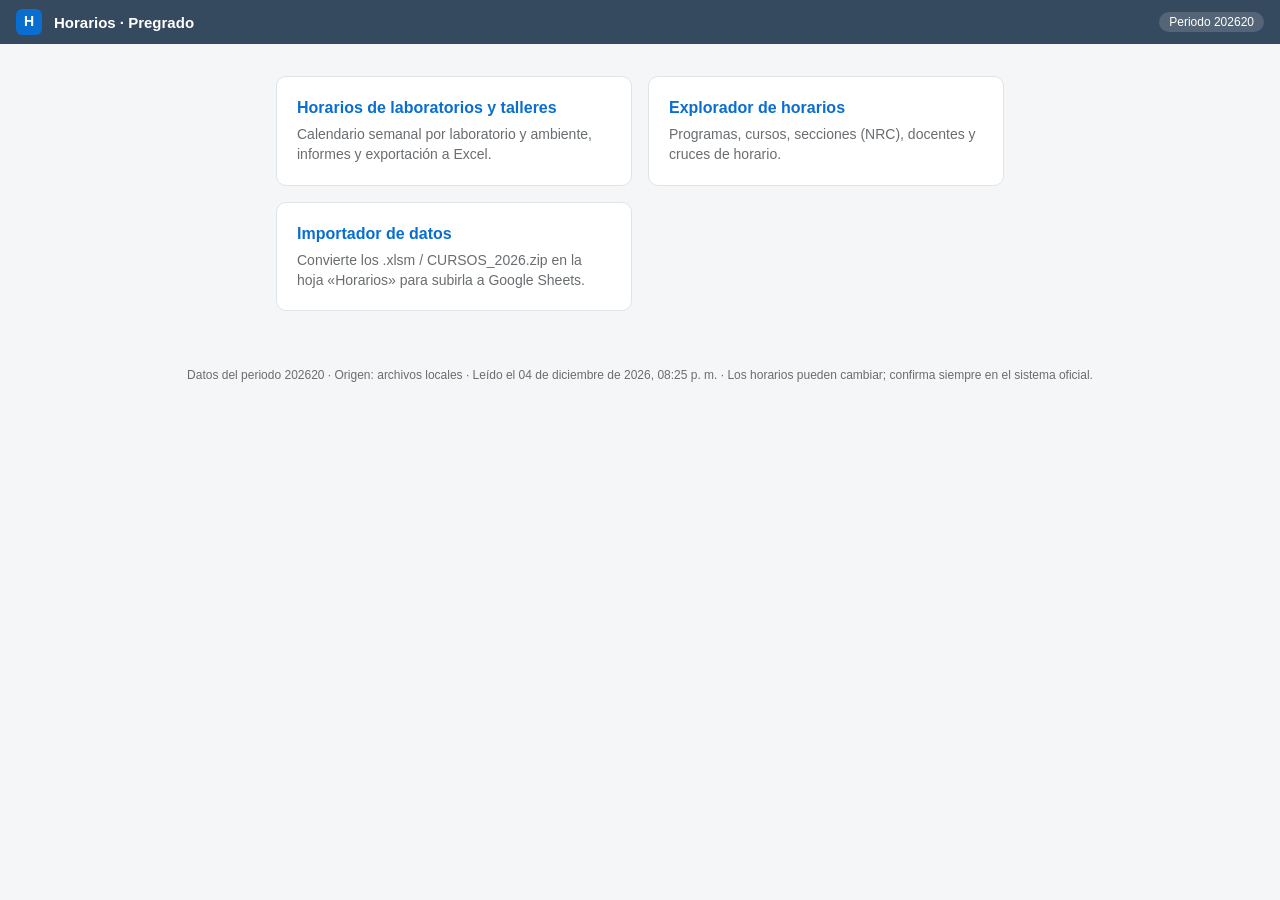
<file: index.html>
<!DOCTYPE html>
<html lang="es"><head><meta charset="utf-8">
<meta name="viewport" content="width=device-width, initial-scale=1, viewport-fit=cover">
<title>Horarios · Pregrado</title>
<link rel="stylesheet" href="assets/css/portal.css">
</head><body>
<header><div class="logo">H</div><h1>Horarios · Pregrado</h1><span class="pill" data-periodo>Periodo …</span></header>
<main>
  <a class="card" href="laboratorios.html"><b>Horarios de laboratorios y talleres</b><span>Calendario semanal por laboratorio y ambiente, informes y exportación a Excel.</span></a>
  <a class="card" href="explorador.html"><b>Explorador de horarios</b><span>Programas, cursos, secciones (NRC), docentes y cruces de horario.</span></a>
  <a class="card" href="importador.html"><b>Importador de datos</b><span>Convierte los .xlsm / CURSOS_2026.zip en la hoja «Horarios» para subirla a Google Sheets.</span></a>
</main>
<footer id="pie"></footer>
<script src="assets/js/datos.js" data-app="portal"></script>
</body></html>
</file>
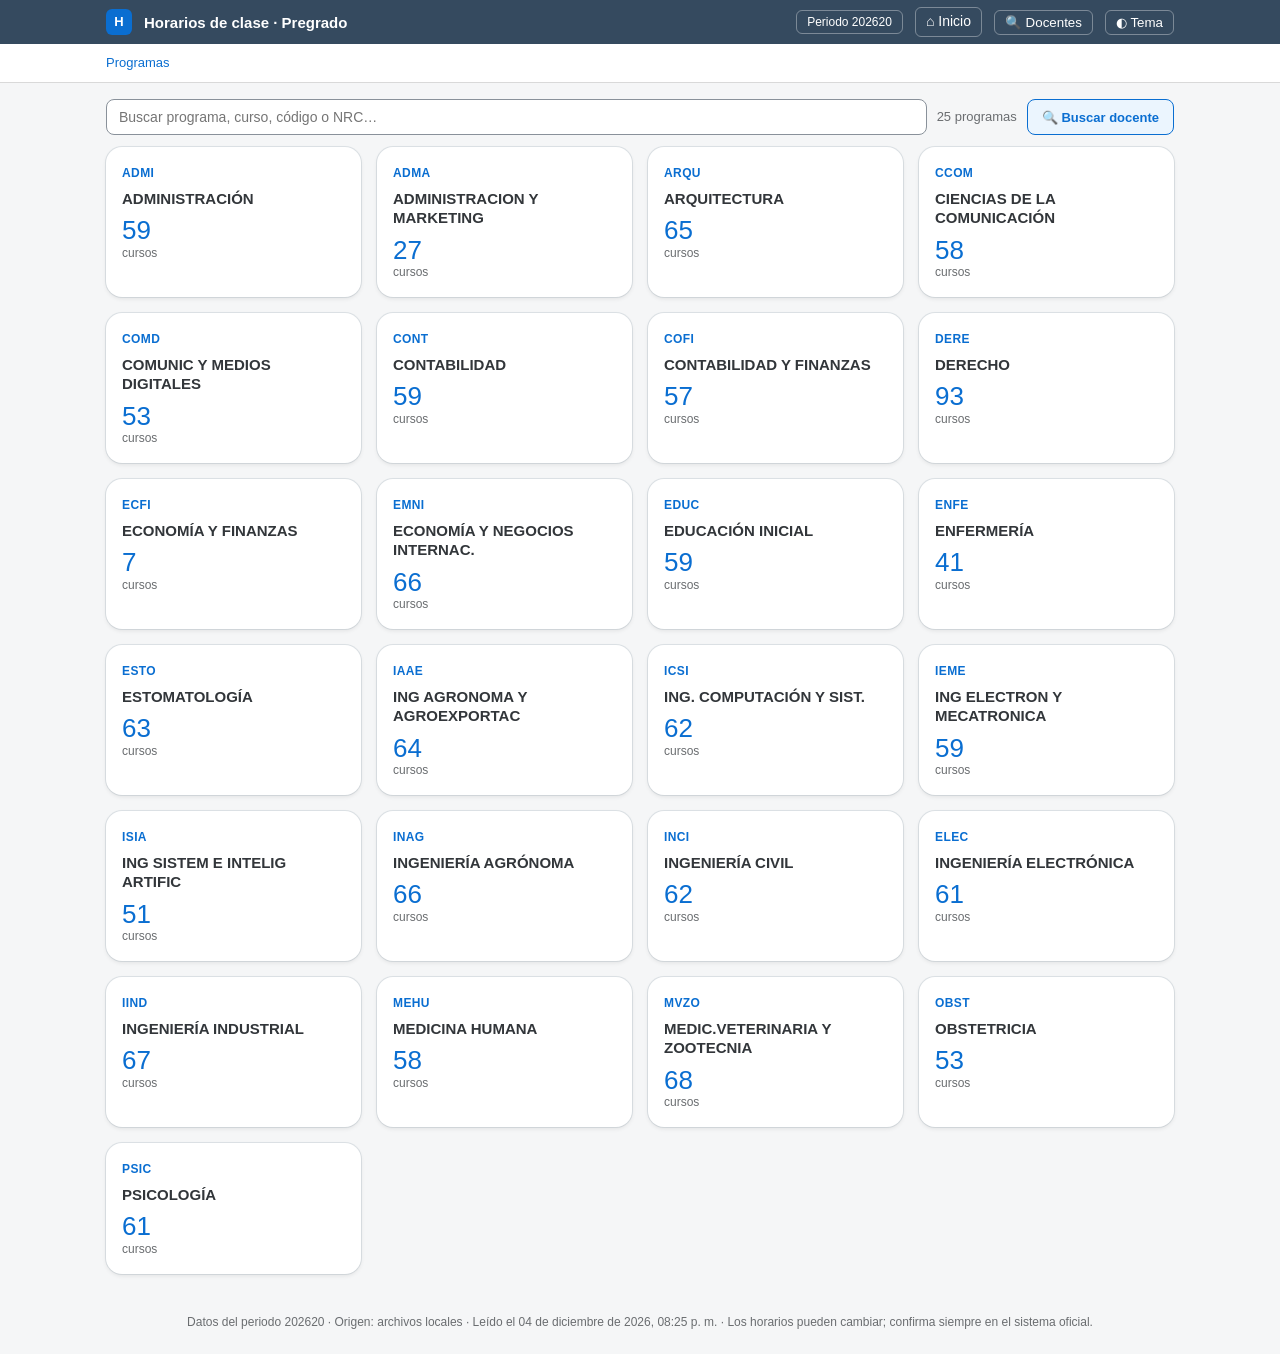
<file: explorador.html>
<!DOCTYPE html>
<html lang="es"><head><meta charset="utf-8">
<meta name="viewport" content="width=device-width, initial-scale=1, viewport-fit=cover">
<title>Explorador de horarios · Pregrado</title>
<link rel="stylesheet" href="assets/css/explorador.css">
</head><body><header><div class="shell"><div class="wrap"><div class="logo">H</div><h1>Horarios de clase · Pregrado</h1><span class="pill" data-periodo>Periodo …</span><a class="tbtn" href="index.html" style="text-decoration:none">⌂ Inicio</a><button class="tbtn" id="tdoc" onclick="go('#/docentes')">🔍 Docentes</button><button class="tbtn" id="th">◐ Tema</button></div></div>
<div class="sub0"><div class="wrap"><nav class="crumbs" id="cr"></nav></div></div></header>
<main><div class="wrap" id="app"></div></main>
<footer id="pie"></footer>
<script src="assets/js/datos.js" data-app="explorador"></script>
</body></html>
</file>
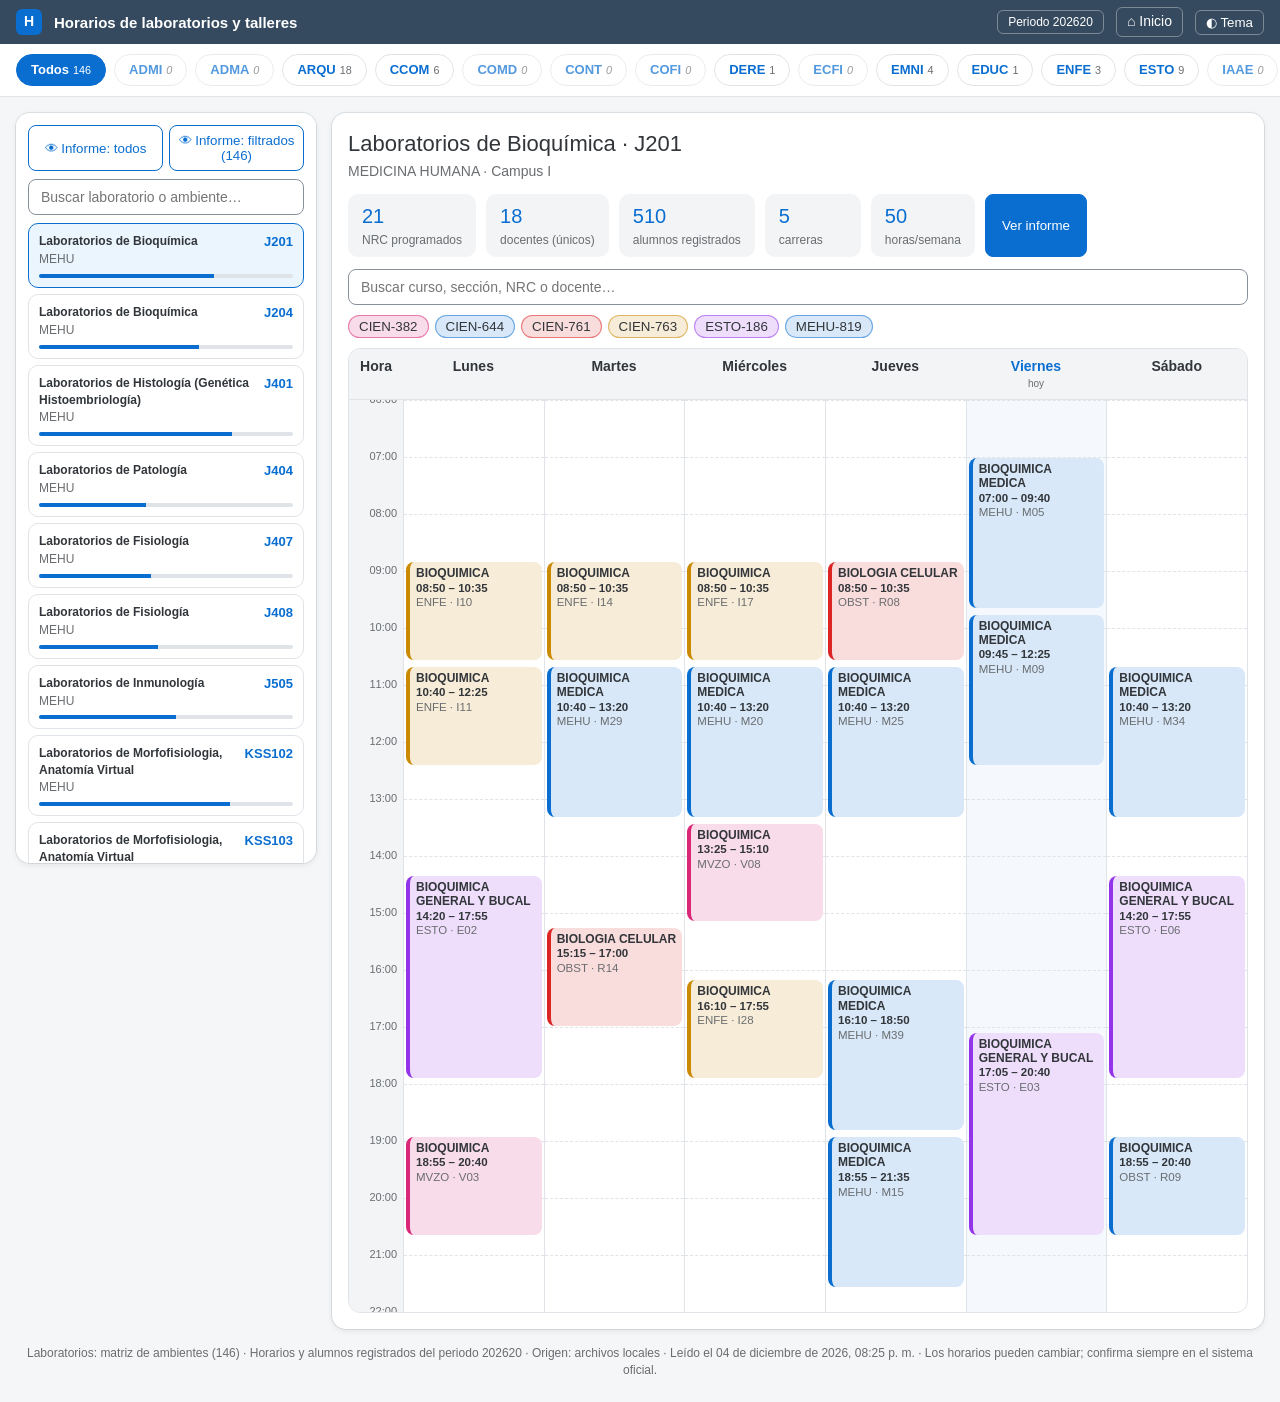
<file: laboratorios.html>
<!DOCTYPE html>
<html lang="es"><head><meta charset="utf-8">
<meta name="viewport" content="width=device-width, initial-scale=1, viewport-fit=cover">
<title>Horarios de laboratorios · Pregrado</title>
<link rel="stylesheet" href="assets/css/laboratorios.css">
</head><body>
<div class="shell"><div class="logo">H</div><h1>Horarios de laboratorios y talleres</h1><span class="pill" data-periodo>Periodo …</span><a class="tbtn" href="index.html" style="text-decoration:none">⌂ Inicio</a><button class="tbtn" id="th">◐ Tema</button></div>
<div class="progs" id="pr"></div>
<div class="lay"><aside><div class="exp"><button id="ea" onclick="previa(true)">👁 Informe: todos</button><button id="ef" onclick="previa(false)">👁 Informe: filtrados</button></div><input type="search" id="lq" placeholder="Buscar laboratorio o ambiente…"><div id="ll"></div></aside>
<section class="card" id="mn"></section></div>
<footer id="pie"></footer>
<div class="pv" id="pv"></div>
<div class="pn" id="pn"><div class="pb" id="pb"></div></div>
<script src="assets/js/datos.js" data-app="laboratorios"></script>
</body></html>
</file>
<file: assets/css/portal.css>
:root{--bg:#f5f6f7;--card:#fff;--ink:#32363a;--mut:#6a6d70;--pri:#0a6ed1;--shell:#354a5f;--line:#e0e4e8}
@media(prefers-color-scheme:dark){:root{--bg:#12171c;--card:#1d242b;--ink:#eaecee;--mut:#9aa5ae;--pri:#4db1ff;--shell:#0b0f13;--line:#2f3a44}}
*{box-sizing:border-box}body{margin:0;background:var(--bg);color:var(--ink);font:14px/1.4 Arial,Helvetica,sans-serif}
header{background:var(--shell);color:#fff;height:44px;display:flex;align-items:center;gap:12px;padding:0 16px}
.logo{width:26px;height:26px;border-radius:6px;background:#0a6ed1;display:grid;place-items:center;font-weight:700}
h1{font-size:15px;margin:0;font-weight:600}.pill{margin-left:auto;font-size:12px;background:rgba(255,255,255,.15);padding:2px 10px;border-radius:12px}
main{max-width:760px;margin:32px auto;padding:0 16px;display:grid;gap:16px;grid-template-columns:repeat(auto-fit,minmax(280px,1fr))}
.card{display:block;background:var(--card);border:1px solid var(--line);border-radius:10px;padding:20px;text-decoration:none;color:var(--ink)}
.card:hover{border-color:var(--pri)}.card b{display:block;font-size:16px;color:var(--pri);margin-bottom:6px}.card span{color:var(--mut)}
footer{text-align:center;color:var(--mut);font-size:12px;padding:24px 16px}
</file>
<file: assets/css/explorador.css>
:root{box-sizing:border-box;padding-top:env(safe-area-inset-top,0px);padding-bottom:env(safe-area-inset-bottom,0px);--bg:#f5f6f7;--card:#fff;--ink:#32363a;--mut:#6a6d70;--pri:#0a6ed1;--pri2:#ebf5fe;--shell:#354a5f;--acc:#e9730c;--line:#d9d9d9;--ok:#107e3e;--warn:#e9730c;--bad:#bb0000;--hdr:#f2f2f2}
:root[data-theme="dark"]{--bg:#12171c;--card:#1d242b;--ink:#eaecee;--mut:#9aa5ae;--pri:#4db1ff;--pri2:#16293a;--shell:#0b0f13;--acc:#ffa040;--line:#38434d;--ok:#5fd18a;--warn:#ffa040;--bad:#ff6b6b;--hdr:#232c34}
@media(prefers-color-scheme:dark){:root:not([data-theme="light"]){--bg:#12171c;--card:#1d242b;--ink:#eaecee;--mut:#9aa5ae;--pri:#4db1ff;--pri2:#16293a;--shell:#0b0f13;--acc:#ffa040;--line:#38434d;--ok:#5fd18a;--warn:#ffa040;--bad:#ff6b6b;--hdr:#232c34}}
html{scroll-padding-top:env(safe-area-inset-top,0px)}
*{box-sizing:border-box}body{margin:0;background:var(--bg);color:var(--ink);font:14px/1.4 "72","72full",Arial,Helvetica,sans-serif}
.wrap{max-width:1100px;margin:0 auto;padding:0 16px}
.shell{background:var(--shell);color:#fff;height:44px;display:flex;align-items:center}
.shell .wrap{display:flex;align-items:center;gap:12px;width:100%}
.logo{width:26px;height:26px;border-radius:6px;background:#0a6ed1;display:grid;place-items:center;font-weight:700;font-size:13px}
.shell h1{margin:0;font-size:15px;font-weight:600;flex:1;white-space:nowrap;overflow:hidden;text-overflow:ellipsis}
.pill{border:1px solid rgba(255,255,255,.35);border-radius:6px;padding:3px 10px;font-size:12px;white-space:nowrap}
.tbtn{background:transparent;color:#fff;border:1px solid rgba(255,255,255,.35);border-radius:6px;padding:4px 10px;cursor:pointer;font:12px inherit}
.tbtn:hover{background:rgba(255,255,255,.12)}
.sub0{background:var(--card);border-bottom:1px solid var(--line)}
nav.crumbs{display:flex;gap:6px;flex-wrap:wrap;padding:10px 0;font-size:13px;color:var(--mut)}
nav.crumbs a{color:var(--pri);cursor:pointer;text-decoration:none}nav.crumbs a:hover{text-decoration:underline}nav.crumbs b{color:var(--ink);font-weight:400}
main{padding:16px 0 40px}
.bar{display:flex;gap:10px;flex-wrap:wrap;margin-bottom:12px;align-items:center}
input[type=search]{flex:1;min-width:200px;height:36px;padding:0 12px;border:1px solid #89919a;border-radius:8px;background:var(--card);color:var(--ink);font:inherit}
input[type=search]:hover{border-color:var(--pri)}input[type=search]:focus{outline:2px solid var(--pri);outline-offset:1px}
.cnt{color:var(--mut);font-size:13px}
.grid{display:grid;grid-template-columns:repeat(auto-fill,minmax(230px,1fr));gap:16px}
.pc{background:var(--card);border-radius:16px;padding:16px;cursor:pointer;box-shadow:0 0 0 1px rgba(85,107,129,.15),0 2px 4px rgba(0,0,0,.08);min-height:112px;transition:box-shadow .15s}
.pc:hover{box-shadow:0 0 0 1px var(--pri),0 4px 10px rgba(0,0,0,.14)}
.code{display:inline-block;color:var(--pri);font:600 12px Arial,sans-serif;letter-spacing:.4px}
.pc h3{margin:6px 0 8px;font-size:15px;font-weight:600;line-height:1.3}.pc p{margin:0;color:var(--mut);font-size:12px}
.pc .big{font-size:26px;font-weight:300;color:var(--pri);display:block;line-height:1.1;margin-top:6px}
.list{background:var(--card);border-radius:12px;box-shadow:0 0 0 1px rgba(85,107,129,.15),0 2px 4px rgba(0,0,0,.08);overflow:hidden}
.lh{display:flex;gap:12px;padding:0 16px;height:40px;align-items:center;background:var(--hdr);border-bottom:1px solid var(--line);font-weight:600;font-size:13px;color:var(--mut)}
.row{display:flex;gap:12px;align-items:center;padding:0 16px;min-height:44px;border-bottom:1px solid var(--line);cursor:pointer}
.row:last-child{border:0}.row:hover{background:var(--pri2)}.row .n{flex:1}.row .s{color:var(--mut);font-size:12px;white-space:nowrap}.row .s::after{content:" ›";font-size:16px}
.row .code,.lh span:first-child{min-width:86px}
h2{margin:0 0 2px;font-size:22px;font-weight:400}.sub{color:var(--mut);margin:0 0 14px;font-size:13px}
.tabs{display:flex;gap:4px;margin-bottom:14px;border-bottom:1px solid var(--line)}
.tab{border:0;background:transparent;color:var(--ink);padding:10px 14px;cursor:pointer;font:inherit;border-bottom:3px solid transparent;margin-bottom:-1px}
.tab:hover{background:var(--pri2)}.tab.on{color:var(--pri);border-bottom-color:var(--pri);font-weight:600}
.sec{background:var(--card);border-radius:12px;margin-bottom:12px;overflow:hidden;box-shadow:0 0 0 1px rgba(85,107,129,.15),0 2px 4px rgba(0,0,0,.08)}
.sh{display:flex;flex-wrap:wrap;gap:6px 18px;padding:10px 16px;background:var(--hdr);border-bottom:1px solid var(--line);font-size:13px;align-items:center}
.sh b{font-size:15px;font-weight:600}.sh em{font-style:normal;color:var(--mut)}
.tag{font-size:12px;font-weight:600;padding:1px 8px;border-radius:8px;border:1px solid currentColor;background:transparent}
.tag.t{color:var(--pri)}.tag.p{color:var(--ok)}
.cap{margin-left:auto;min-width:150px;font-size:12px;color:var(--mut)}
.cap i{display:block;height:8px;background:var(--line);border-radius:4px;margin-top:3px;overflow:hidden}.cap i u{display:block;height:100%;background:var(--ok)}
.cap.full{color:var(--bad)}.cap.full i u{background:var(--bad)}
.mt{display:flex;flex-wrap:wrap;gap:6px 16px;padding:10px 16px;border-top:1px solid var(--line);align-items:center}
.sh+.mt{border-top:0}
.day{border:1px solid var(--pri);color:var(--pri);font-weight:600;font-size:12px;border-radius:8px;padding:1px 8px;min-width:44px;text-align:center}
.hr{font-weight:600;font-variant-numeric:tabular-nums}.au{color:var(--mut);font-size:13px}.dc{flex:1;min-width:180px;text-align:right;font-size:13px}
@media(max-width:560px){.dc{text-align:left}.cap{margin-left:0;width:100%}.shell h1{font-size:13px}}
.dc a,.tl a{color:var(--pri);text-decoration:none}.dc a:hover,.tl a:hover{text-decoration:underline}
.tbtn.on{background:rgba(255,255,255,.2)}
.lnk{height:36px;padding:0 14px;border:1px solid var(--pri);border-radius:8px;background:var(--pri2);color:var(--pri);font-weight:600;font-size:13px;font-family:inherit;cursor:pointer;white-space:nowrap}
.lnk:hover{background:var(--pri);color:#fff}
.trow{display:flex;gap:12px;align-items:center;padding:8px 16px;min-height:48px;border-bottom:1px solid var(--line);cursor:pointer}
.trow:last-child{border:0}.trow:hover{background:var(--pri2)}.trow .n{flex:1;font-weight:600}.trow .n small{display:block;font-weight:400;color:var(--mut);font-size:12px}
.trow .s{color:var(--mut);font-size:12px;white-space:nowrap;text-align:right}.trow .s::after{content:" ›";font-size:16px}
mark{background:#ffe08a;color:#000;border-radius:3px;padding:0 1px}
.stats{display:flex;flex-wrap:wrap;gap:12px;margin:0 0 16px}
.stat{background:var(--card);border-radius:12px;padding:10px 16px;box-shadow:0 0 0 1px rgba(85,107,129,.15),0 2px 4px rgba(0,0,0,.08);min-width:120px}
.stat b{display:block;font-size:22px;font-weight:300;color:var(--pri)}.stat span{font-size:12px;color:var(--mut)}
.dh{padding:8px 16px;background:var(--hdr);border-bottom:1px solid var(--line);font-weight:600;display:flex;align-items:center;gap:10px}
.tl{display:flex;flex-wrap:wrap;gap:6px 14px;padding:10px 16px;border-bottom:1px solid var(--line);align-items:center}
.tl:last-child{border:0}.tl .what{flex:1;min-width:200px}.tl .what b{font-weight:600}.tl .what em{display:block;font-style:normal;color:var(--mut);font-size:12px}
.tag.x{color:var(--bad)}
.empty{padding:30px;text-align:center;color:var(--mut)}
footer{text-align:center;color:var(--mut);font-size:12px;padding:0 16px 24px}
</file>
<file: assets/css/laboratorios.css>
:root{box-sizing:border-box;padding-top:env(safe-area-inset-top,0px);padding-bottom:env(safe-area-inset-bottom,0px);--bg:#f5f6f7;--card:#fff;--ink:#32363a;--mut:#6a6d70;--pri:#0a6ed1;--pri2:#ebf5fe;--shell:#354a5f;--line:#e0e4e8;--hdr:#f2f4f6;--ok:#107e3e;--bad:#bb0000;--sh:0 0 0 1px rgba(85,107,129,.15),0 2px 6px rgba(0,0,0,.08)}
:root[data-theme="dark"]{--bg:#12171c;--card:#1d242b;--ink:#eaecee;--mut:#9aa5ae;--pri:#4db1ff;--pri2:#16293a;--shell:#0b0f13;--line:#2f3a44;--hdr:#232c34;--ok:#5fd18a;--bad:#ff7b7b;--sh:0 0 0 1px rgba(255,255,255,.06),0 2px 8px rgba(0,0,0,.4)}
@media(prefers-color-scheme:dark){:root:not([data-theme="light"]){--bg:#12171c;--card:#1d242b;--ink:#eaecee;--mut:#9aa5ae;--pri:#4db1ff;--pri2:#16293a;--shell:#0b0f13;--line:#2f3a44;--hdr:#232c34;--ok:#5fd18a;--bad:#ff7b7b;--sh:0 0 0 1px rgba(255,255,255,.06),0 2px 8px rgba(0,0,0,.4)}}
html{scroll-padding-top:env(safe-area-inset-top,0px)}*{box-sizing:border-box}
body{margin:0;background:var(--bg);color:var(--ink);font:14px/1.4 "72",Arial,Helvetica,sans-serif}
.shell{background:var(--shell);color:#fff;height:44px;display:flex;align-items:center;gap:12px;padding:0 16px}
.logo{width:26px;height:26px;border-radius:6px;background:#0a6ed1;display:grid;place-items:center;font-weight:700}
.shell h1{margin:0;font-size:15px;font-weight:600;flex:1;white-space:nowrap;overflow:hidden;text-overflow:ellipsis}
.pill{border:1px solid rgba(255,255,255,.35);border-radius:6px;padding:3px 10px;font-size:12px;white-space:nowrap}
.tbtn{background:transparent;color:#fff;border:1px solid rgba(255,255,255,.35);border-radius:6px;padding:4px 10px;cursor:pointer;font:12px inherit}
.progs{background:var(--card);border-bottom:1px solid var(--line);padding:10px 16px;display:flex;gap:8px;overflow-x:auto}
.pc{flex:0 0 auto;border:1px solid var(--line);background:var(--card);color:var(--ink);border-radius:99px;padding:6px 14px;cursor:pointer;font:inherit;font-size:13px;white-space:nowrap}
.pc b{color:var(--pri)}.pc small{color:var(--mut);margin-left:4px}.pc.on{background:var(--pri);border-color:var(--pri);color:#fff}.pc.on b,.pc.on small{color:#fff}
.lay{display:grid;grid-template-columns:300px 1fr;gap:16px;padding:16px;max-width:1500px;margin:0 auto}
aside{background:var(--card);border-radius:14px;box-shadow:var(--sh);padding:12px;align-self:start;max-height:calc(100vh - 150px);overflow:auto;position:sticky;top:12px}
input[type=search]{width:100%;height:36px;border:1px solid #89919a;border-radius:8px;padding:0 12px;background:var(--card);color:var(--ink);font:inherit;margin-bottom:8px}
input[type=search]:focus{outline:2px solid var(--pri);outline-offset:1px}
.fr{display:flex;align-items:center;gap:6px;font-size:12px;color:var(--mut);margin:0 0 8px}
.lb{display:block;width:100%;text-align:left;border:1px solid var(--line);background:var(--card);color:var(--ink);border-radius:10px;padding:9px 10px;margin-bottom:6px;cursor:pointer;font:inherit;transition:.12s}
.lb:hover{border-color:var(--pri)}.lb.on{border-color:var(--pri);background:var(--pri2)}
.lb b{display:flex;justify-content:space-between;gap:8px;font-size:13px}.lb b em{font-style:normal;color:var(--pri);font-weight:700}
.lb span{display:block;color:var(--mut);font-size:12px}
.st{display:inline-block;width:8px;height:8px;border-radius:50%;margin-right:5px;background:var(--mut)}.st.f{background:var(--ok)}.st.o{background:var(--bad)}
.lb i{display:block;height:4px;border-radius:9px;background:var(--line);margin-top:6px;overflow:hidden}.lb i u{display:block;height:100%;background:var(--pri)}
.card{background:var(--card);border-radius:14px;box-shadow:var(--sh);padding:16px;min-width:0}
h2{margin:0;font-size:22px;font-weight:400}.sub{color:var(--mut);margin:2px 0 12px}
.kp{display:flex;gap:10px;flex-wrap:wrap;margin-bottom:12px}
.k{background:var(--hdr);border-radius:10px;padding:8px 14px;min-width:96px}.k b{display:block;font-size:20px;font-weight:300;color:var(--pri)}.k span{font-size:12px;color:var(--mut)}

.tools{display:flex;gap:8px;flex-wrap:wrap;align-items:center;margin-bottom:10px}
.tools input{width:auto;flex:1;min-width:180px;margin:0}
.tab{border:1px solid var(--line);background:var(--card);color:var(--ink);border-radius:99px;padding:5px 12px;cursor:pointer;font:600 12px inherit}.tab.on{background:var(--pri);border-color:var(--pri);color:#fff}
.leg{display:flex;gap:6px;flex-wrap:wrap;margin-bottom:10px}
.lg{border-radius:99px;padding:3px 10px;font:600 11px inherit;cursor:pointer;color:var(--ink);background:color-mix(in srgb,var(--k) 16%,var(--card));border:1.5px solid color-mix(in srgb,var(--k) 55%,transparent)}.lg.on{background:var(--k);color:#fff}
.cal{display:grid;overflow:auto;border:1px solid var(--line);border-radius:12px;position:relative}
.hd{background:var(--hdr);font-weight:600;text-align:center;padding:8px 4px;border-bottom:1px solid var(--line);position:sticky;top:0;z-index:3}
.hd.td{color:var(--pri)}.hd small{display:block;font-weight:400;color:var(--mut);font-size:10px}
.tm{position:relative;background:var(--hdr);position:sticky;left:0;z-index:2}.tm span{position:absolute;right:6px;font-size:11px;color:var(--mut);transform:translateY(-50%)}
.col{position:relative;border-left:1px solid var(--line)}.col.td{background:color-mix(in srgb,var(--pri) 4%,transparent)}
.ln{position:absolute;left:0;right:0;border-top:1px dashed var(--line)}
.ev{position:absolute;border-radius:8px;padding:4px 6px;overflow:hidden;cursor:pointer;border-left:4px solid var(--k);background:color-mix(in srgb,var(--k) 16%,var(--card));font-size:11.5px;line-height:1.2;transition:transform .12s,box-shadow .12s,opacity .2s;animation:in .3s both}
.ev:hover{transform:scale(1.02);box-shadow:var(--sh);z-index:4}.ev b{display:block;font-size:12px}.ev span{display:block;color:var(--mut);margin-top:1px}.ev .hr{color:var(--ink);font-weight:600}.ev.dim{opacity:.12}
@keyframes in{from{opacity:0;transform:translateY(5px)}}

.emp{padding:40px 10px;text-align:center;color:var(--mut)}
.days{display:none;gap:6px;margin-bottom:10px}.days button{flex:1;border:1px solid var(--line);background:var(--card);color:var(--ink);border-radius:8px;padding:7px 0;font:600 12px inherit;cursor:pointer}.days button.on{background:var(--pri);color:#fff;border-color:var(--pri)}
.pn{position:fixed;inset:0;z-index:20;display:none;align-items:flex-end;padding:12px;background:rgba(0,0,0,.25)}.pn.on{display:flex}
.pb{width:100%;max-width:520px;margin:0 auto;background:var(--card);border-radius:16px;box-shadow:0 10px 40px rgba(0,0,0,.35);padding:16px;border-top:6px solid var(--k);animation:in .25s both}
.pb h3{margin:0 0 6px;font-size:17px;font-weight:600}.pb p{margin:3px 0;color:var(--mut)}.pb p b{color:var(--ink)}
.pb .x{float:right;border:0;background:var(--hdr);color:var(--ink);width:30px;height:30px;border-radius:50%;cursor:pointer}
button.inf{border:1px solid var(--pri);background:var(--pri);color:#fff;border-radius:8px;padding:0 16px;font:600 13px inherit;cursor:pointer;align-self:stretch}
.tb{width:100%;border-collapse:collapse;margin-top:10px;font-size:13px}.tb th,.tb td{padding:6px 4px;border-bottom:1px solid var(--line);text-align:right}.tb th:first-child,.tb td:first-child{text-align:left}.tb th{color:var(--mut);font-weight:600;font-size:12px}.tb tfoot td{font-weight:700;border-bottom:0}
.pb.w{max-width:620px;max-height:85vh;overflow:auto}
.pv{position:fixed;inset:0;z-index:30;background:var(--bg);display:none;flex-direction:column;padding-top:env(safe-area-inset-top,0px)}.pv.on{display:flex}
.pvh{background:var(--shell);color:#fff;padding:10px 16px;display:flex;gap:10px;align-items:center;flex-wrap:wrap}.pvh h2{color:#fff;font-size:15px;font-weight:600;flex:1;margin:0;min-width:200px;overflow:hidden;text-overflow:ellipsis}
.pvh button{border:1px solid rgba(255,255,255,.4);background:transparent;color:#fff;border-radius:8px;padding:7px 14px;font:600 13px inherit;cursor:pointer}.pvh .dl{background:var(--pri);border-color:var(--pri)}
.pvt{display:flex;gap:6px;padding:10px 16px;background:var(--card);border-bottom:1px solid var(--line);flex-wrap:wrap;align-items:center}.pvt input{max-width:260px;margin:0 0 0 auto;flex:1;min-width:140px}
.pvb{flex:1;overflow:auto;padding:0 16px 16px}
table.pt{border-collapse:collapse;font-size:13px;width:100%;background:var(--card)}table.pt th{position:sticky;top:0;background:var(--pri);color:#fff;text-align:left;padding:8px;font-weight:600;white-space:nowrap}table.pt td{padding:6px 8px;border-bottom:1px solid var(--line);vertical-align:top}table.pt td.num{text-align:right;white-space:nowrap}table.pt tr.tot td{font-weight:700;background:var(--pri2);position:sticky;bottom:0}table.pt tbody tr:hover td{background:var(--pri2)}
.exp{display:flex;gap:6px;margin-bottom:8px}.exp button,.pb .ex{flex:1;border:1px solid var(--pri);background:var(--card);color:var(--pri);border-radius:8px;padding:7px 6px;font:600 12px inherit;cursor:pointer}.exp button:hover,.pb .ex:hover{background:var(--pri);color:#fff}.pb .ex{display:block;width:100%;margin-top:12px;padding:9px}
footer{text-align:center;color:var(--mut);font-size:12px;padding:0 16px 24px}
@media(max-width:900px){.lay{grid-template-columns:1fr;padding:10px}aside{position:static;max-height:260px}.days{display:flex}}

.pc.nolab{opacity:.7}.pc.nolab small{font-style:italic}
</file>
